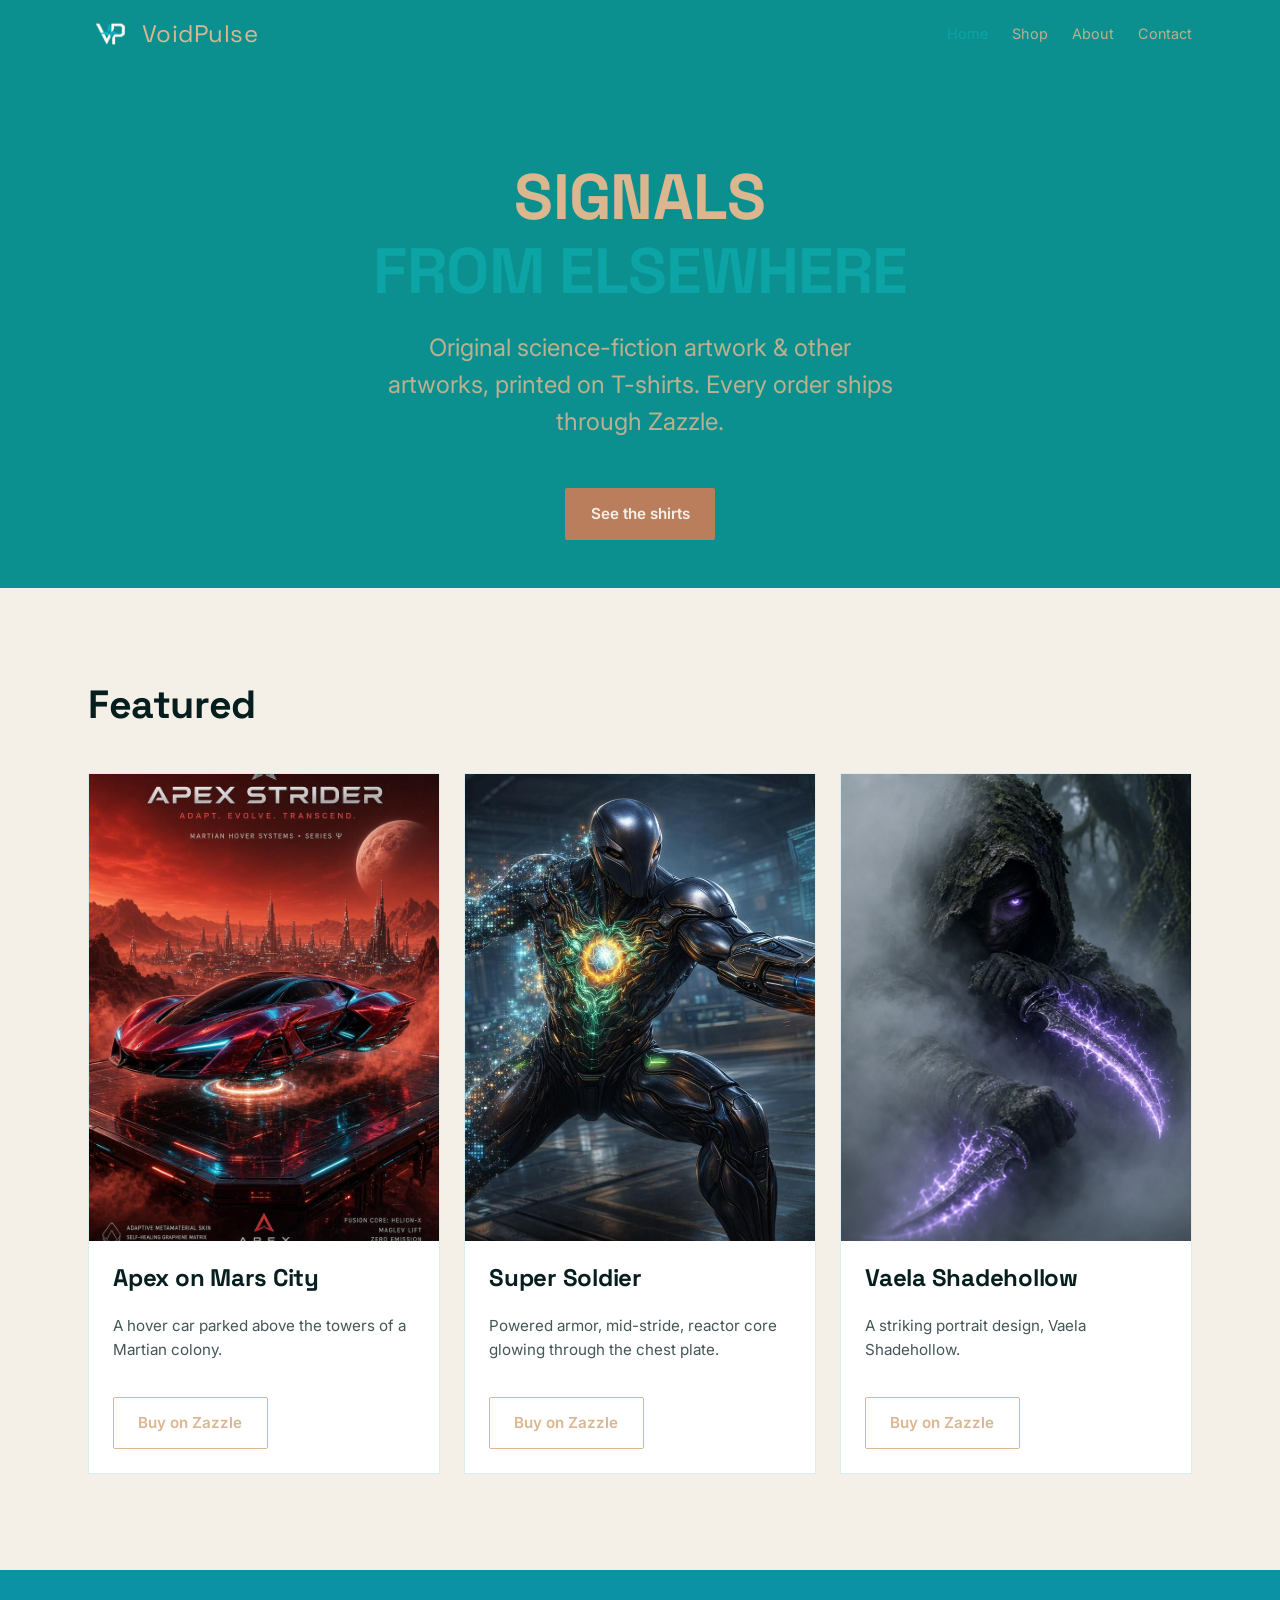
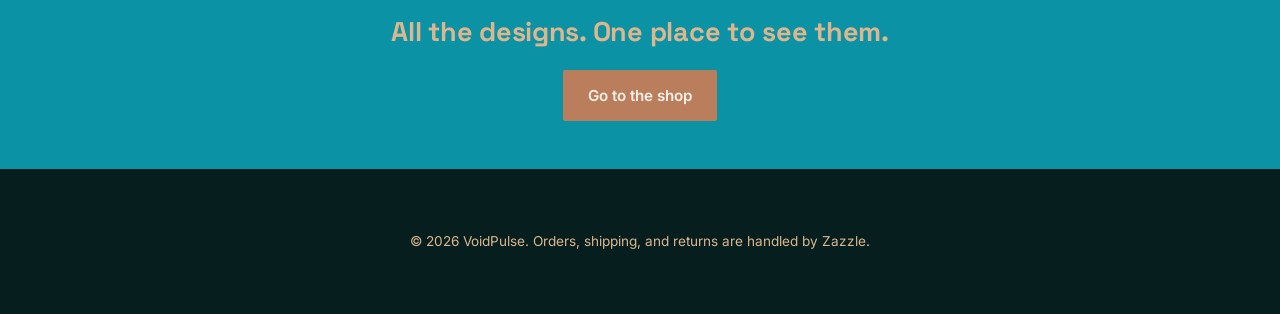
<file: index.html>
<!DOCTYPE html>
<html lang="en">
<head>
<meta charset="UTF-8">
<meta name="viewport" content="width=device-width, initial-scale=1.0">
<title>VOIDPULSE — Original sci-fi art on T-shirts</title>
<meta name="description" content="Original science-fiction artwork, printed on demand and shipped by Zazzle.">
<link rel="preconnect" href="https://fonts.googleapis.com">
<link href="https://fonts.googleapis.com/css2?family=Space+Grotesk:wght@500;700&family=Inter:wght@400;600&display=swap" rel="stylesheet">
<link rel="stylesheet" href="styles.css">
</head>
<body>

<header class="site-header">
  <div class="container">
    <a href="index.html" class="brand">
      <img src="images/VoidPulseLogo.png" alt="VoidPulse logo" class="brand-logo">
      <span>VoidPulse</span>
    </a>
    <nav class="site-nav" aria-label="Main">
      <a href="index.html" aria-current="page">Home</a>
      <a href="shop.html">Shop</a>
      <a href="about.html">About</a>
      <a href="contact.html">Contact</a>
    </nav>
  </div>
</header>

<section class="hero">
  <div class="container">
    <h1 class="hero-title">
      <span class="line-1">SIGNALS</span>
      <span class="line-2">FROM ELSEWHERE</span>
    </h1>
    <p class="hero-subtitle">Original science-fiction artwork & other artworks, printed on T-shirts. Every order ships through Zazzle.</p>
    <div class="hero-actions">
      <a href="shop.html" class="btn btn-primary">See the shirts</a>
    </div>
  </div>
</section>

<section class="section">
  <div class="container">
    <h2 class="section-heading">Featured</h2>

    <div class="grid">

      <article class="card">
        <div class="card-image">
          <img src="images/Apex Strider.jpg" alt="Apex Strider hover car above a Martian city skyline">
        </div>
        <div class="card-body">
          <h3 class="card-title">Apex on Mars City</h3>
          <p class="card-desc">A hover car parked above the towers of a Martian colony.</p>
          <a class="btn btn-outline" href="https://www.zazzle.com/apex_strider_t_shirt-256493845588407265?rf=238796556743245903">Buy on Zazzle</a>
        </div>
      </article>

      <article class="card">
        <div class="card-image">
          <img src="images/project_phoenix_combat_stance.png" alt="Armored super soldier figure in a combat stance">
        </div>
        <div class="card-body">
          <h3 class="card-title">Super Soldier</h3>
          <p class="card-desc">Powered armor, mid-stride, reactor core glowing through the chest plate.</p>
          <a class="btn btn-outline" href="https://www.zazzle.com/super_soldier_t_shirt-256708599103127020?rf=238796556743245903">Buy on Zazzle</a>
        </div>
      </article>

      <article class="card">
        <div class="card-image">
          <img src="images/Vaela Shadehollow.jpg" alt="Hooded shadow figure with glowing purple eyes and lightning-veined daggers">
        </div>
        <div class="card-body">
          <h3 class="card-title">Vaela Shadehollow</h3>
          <p class="card-desc">A striking portrait design, Vaela Shadehollow.</p>
          <a class="btn btn-outline" href="https://www.zazzle.com/vaela_shadehollow_t_shirt-256757070715575864?rf=238796556743245903">Buy on Zazzle</a>
        </div>
      </article>

    </div>
  </div>
</section>

<section class="cta-band">
  <div class="container">
    <h2>All the designs. One place to see them.</h2>
    <a href="shop.html" class="btn btn-primary">Go to the shop</a>
  </div>
</section>

<footer class="site-footer">
  <div class="container">
    <p>&copy; 2026 VoidPulse. Orders, shipping, and returns are handled by Zazzle.</p>
  </div>
</footer>

</body>
</html>
</file>
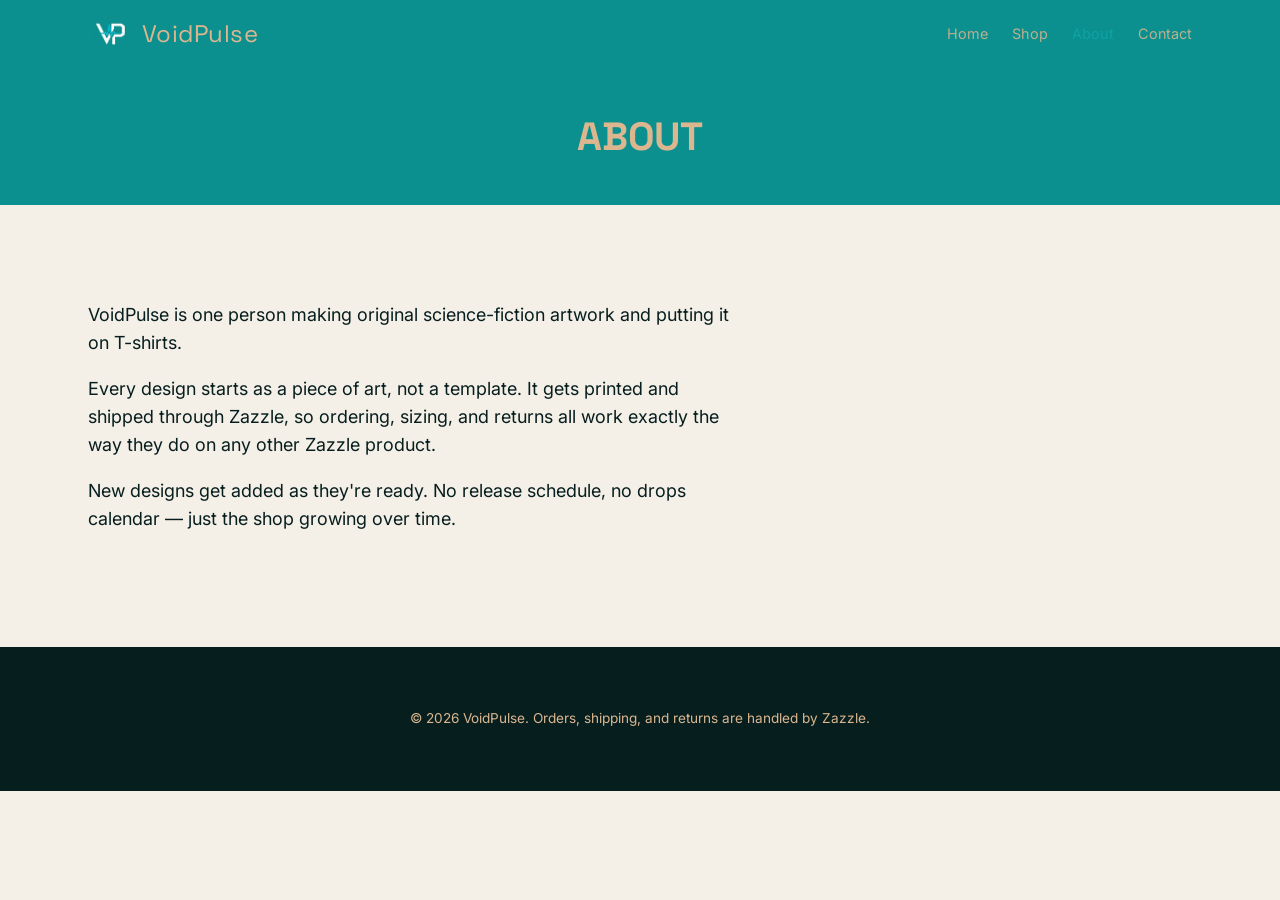
<file: about.html>
<!DOCTYPE html>
<html lang="en">
<head>
<meta charset="UTF-8">
<meta name="viewport" content="width=device-width, initial-scale=1.0">
<title>About — VOIDPULSE</title>
<link rel="preconnect" href="https://fonts.googleapis.com">
<link href="https://fonts.googleapis.com/css2?family=Space+Grotesk:wght@500;700&family=Inter:wght@400;600&display=swap" rel="stylesheet">
<link rel="stylesheet" href="styles.css">
</head>
<body>

<header class="site-header">
  <div class="container">
    <a href="index.html" class="brand">
      <img src="images/VoidPulseLogo.png" alt="VoidPulse logo" class="brand-logo">
      <span>VoidPulse</span>
    </a>
    <nav class="site-nav" aria-label="Main">
      <a href="index.html">Home</a>
      <a href="shop.html">Shop</a>
      <a href="about.html" aria-current="page">About</a>
      <a href="contact.html">Contact</a>
    </nav>
  </div>
</header>

<section class="hero" style="padding-block: var(--space-l);">
  <div class="container">
    <h1 class="hero-title" style="font-size: var(--step-2);">
      <span class="line-1">ABOUT</span>
    </h1>
  </div>
</section>

<section class="section">
  <div class="container">
    <div class="prose">
      <!-- ============================================================
           ABOUT COPY: placeholder text below. Replace with your own
           bio/story — city, how you make the designs, whatever you're
           comfortable sharing. Nothing here should be invented facts
           (no team, no history that didn't happen).
           ============================================================ -->
      <p>VoidPulse is one person making original science-fiction artwork and putting it on T-shirts.</p>
      <p>Every design starts as a piece of art, not a template. It gets printed and shipped through Zazzle, so ordering, sizing, and returns all work exactly the way they do on any other Zazzle product.</p>
      <p>New designs get added as they're ready. No release schedule, no drops calendar — just the shop growing over time.</p>
    </div>
  </div>
</section>

<footer class="site-footer">
  <div class="container">
    <p>&copy; 2026 VoidPulse. Orders, shipping, and returns are handled by Zazzle.</p>
  </div>
</footer>

</body>
</html>
</file>
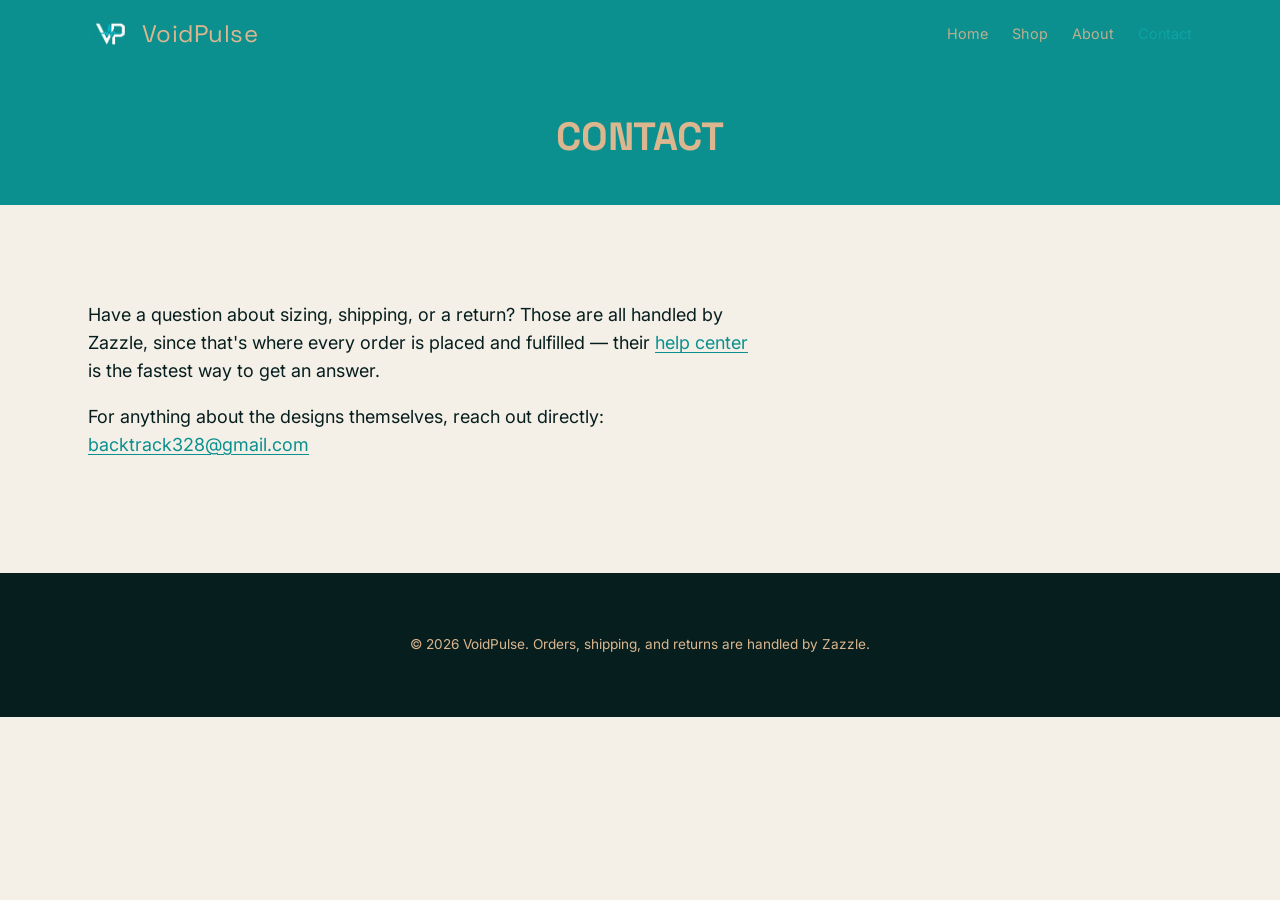
<file: contact.html>
<!DOCTYPE html>
<html lang="en">
<head>
<meta charset="UTF-8">
<meta name="viewport" content="width=device-width, initial-scale=1.0">
<title>Contact — VOIDPULSE</title>
<link rel="preconnect" href="https://fonts.googleapis.com">
<link href="https://fonts.googleapis.com/css2?family=Space+Grotesk:wght@500;700&family=Inter:wght@400;600&display=swap" rel="stylesheet">
<link rel="stylesheet" href="styles.css">
</head>
<body>

<header class="site-header">
  <div class="container">
    <a href="index.html" class="brand">
      <img src="images/VoidPulseLogo.png" alt="VoidPulse logo" class="brand-logo">
      <span>VoidPulse</span>
    </a>
    <nav class="site-nav" aria-label="Main">
      <a href="index.html">Home</a>
      <a href="shop.html">Shop</a>
      <a href="about.html">About</a>
      <a href="contact.html" aria-current="page">Contact</a>
    </nav>
  </div>
</header>

<section class="hero" style="padding-block: var(--space-l);">
  <div class="container">
    <h1 class="hero-title" style="font-size: var(--step-2);">
      <span class="line-1">CONTACT</span>
    </h1>
  </div>
</section>

<section class="section">
  <div class="container">
    <div class="prose">
      <p>Have a question about sizing, shipping, or a return? Those are all handled by Zazzle, since that's where every order is placed and fulfilled — their <a href="https://www.zazzle.com/help" >help center</a> is the fastest way to get an answer.</p>
      <p>
        For anything about the designs themselves, reach out directly:
        <!-- CONTACT EMAIL: placeholder below — replace if you want a different address shown publicly -->
        <a href="mailto:backtrack328@gmail.com">backtrack328@gmail.com</a>
      </p>
    </div>
  </div>
</section>

<footer class="site-footer">
  <div class="container">
    <p>&copy; 2026 VoidPulse. Orders, shipping, and returns are handled by Zazzle.</p>
  </div>
</footer>

</body>
</html>
</file>
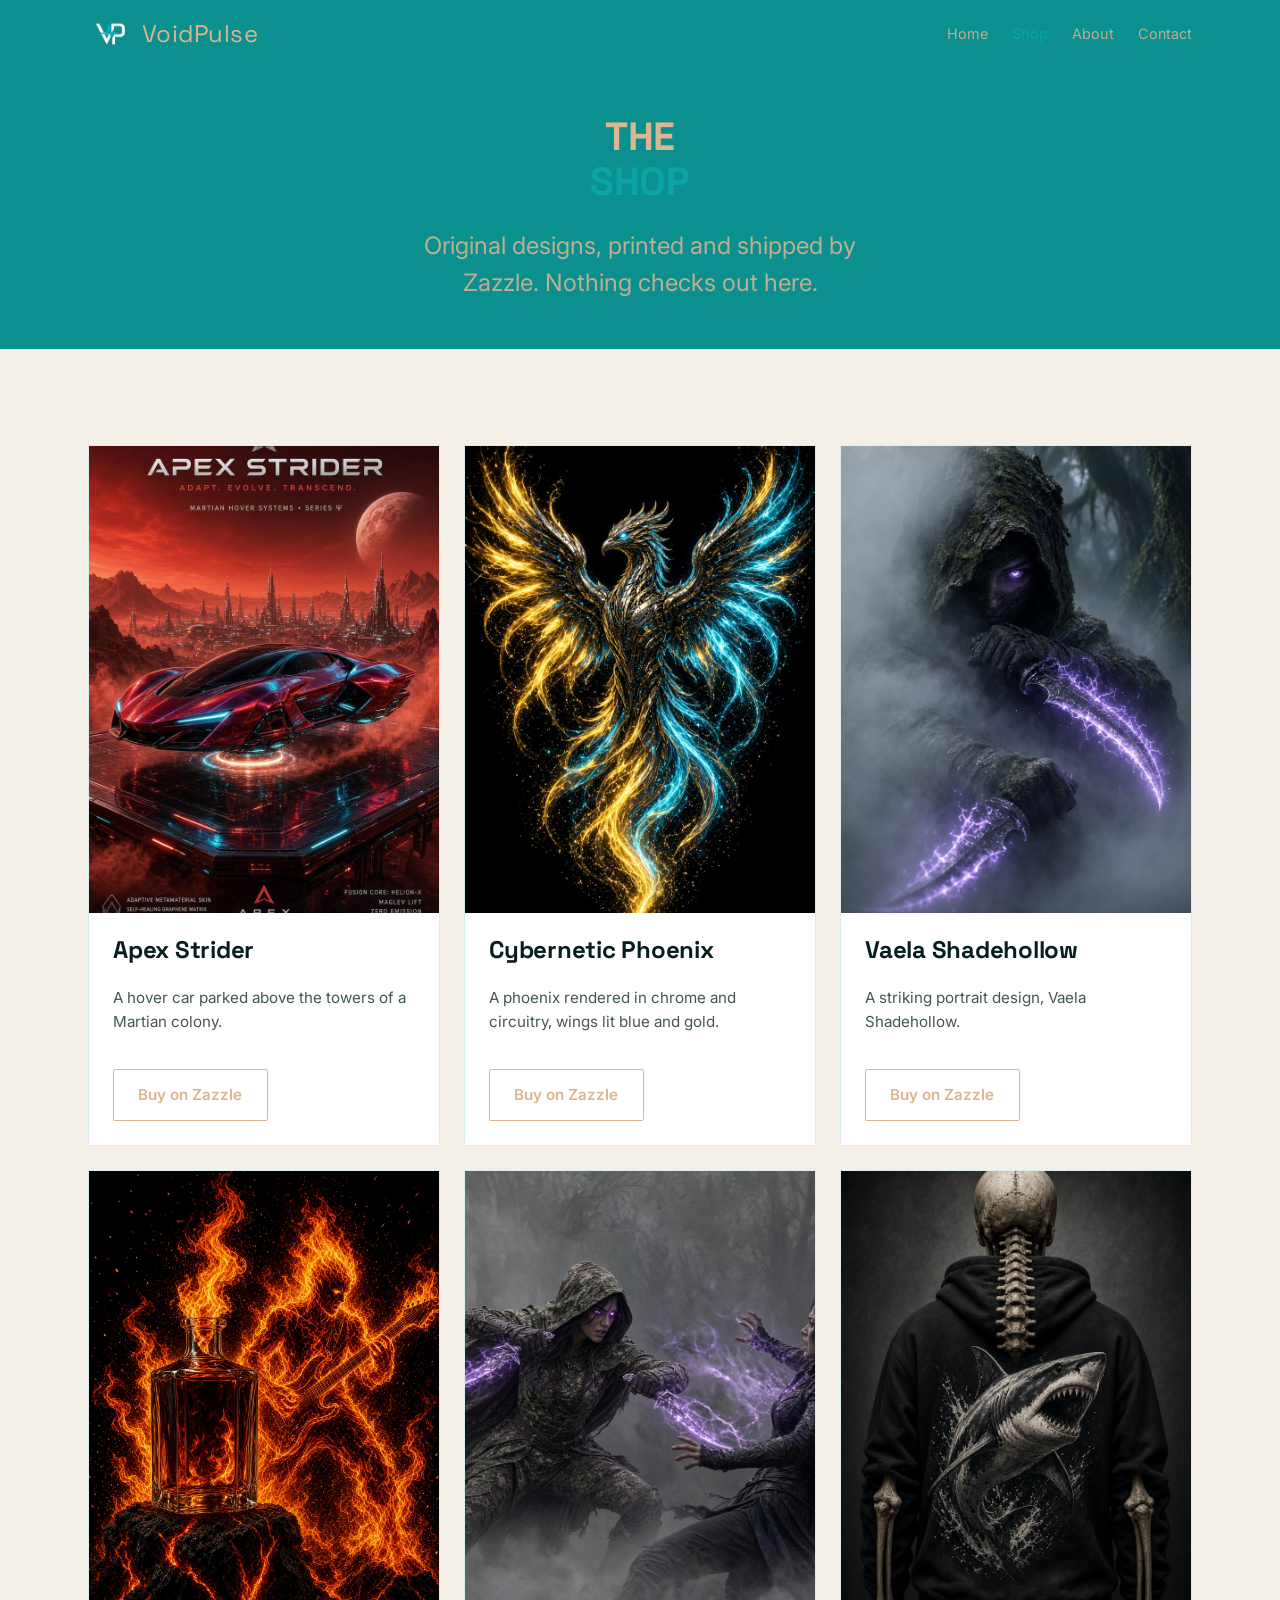
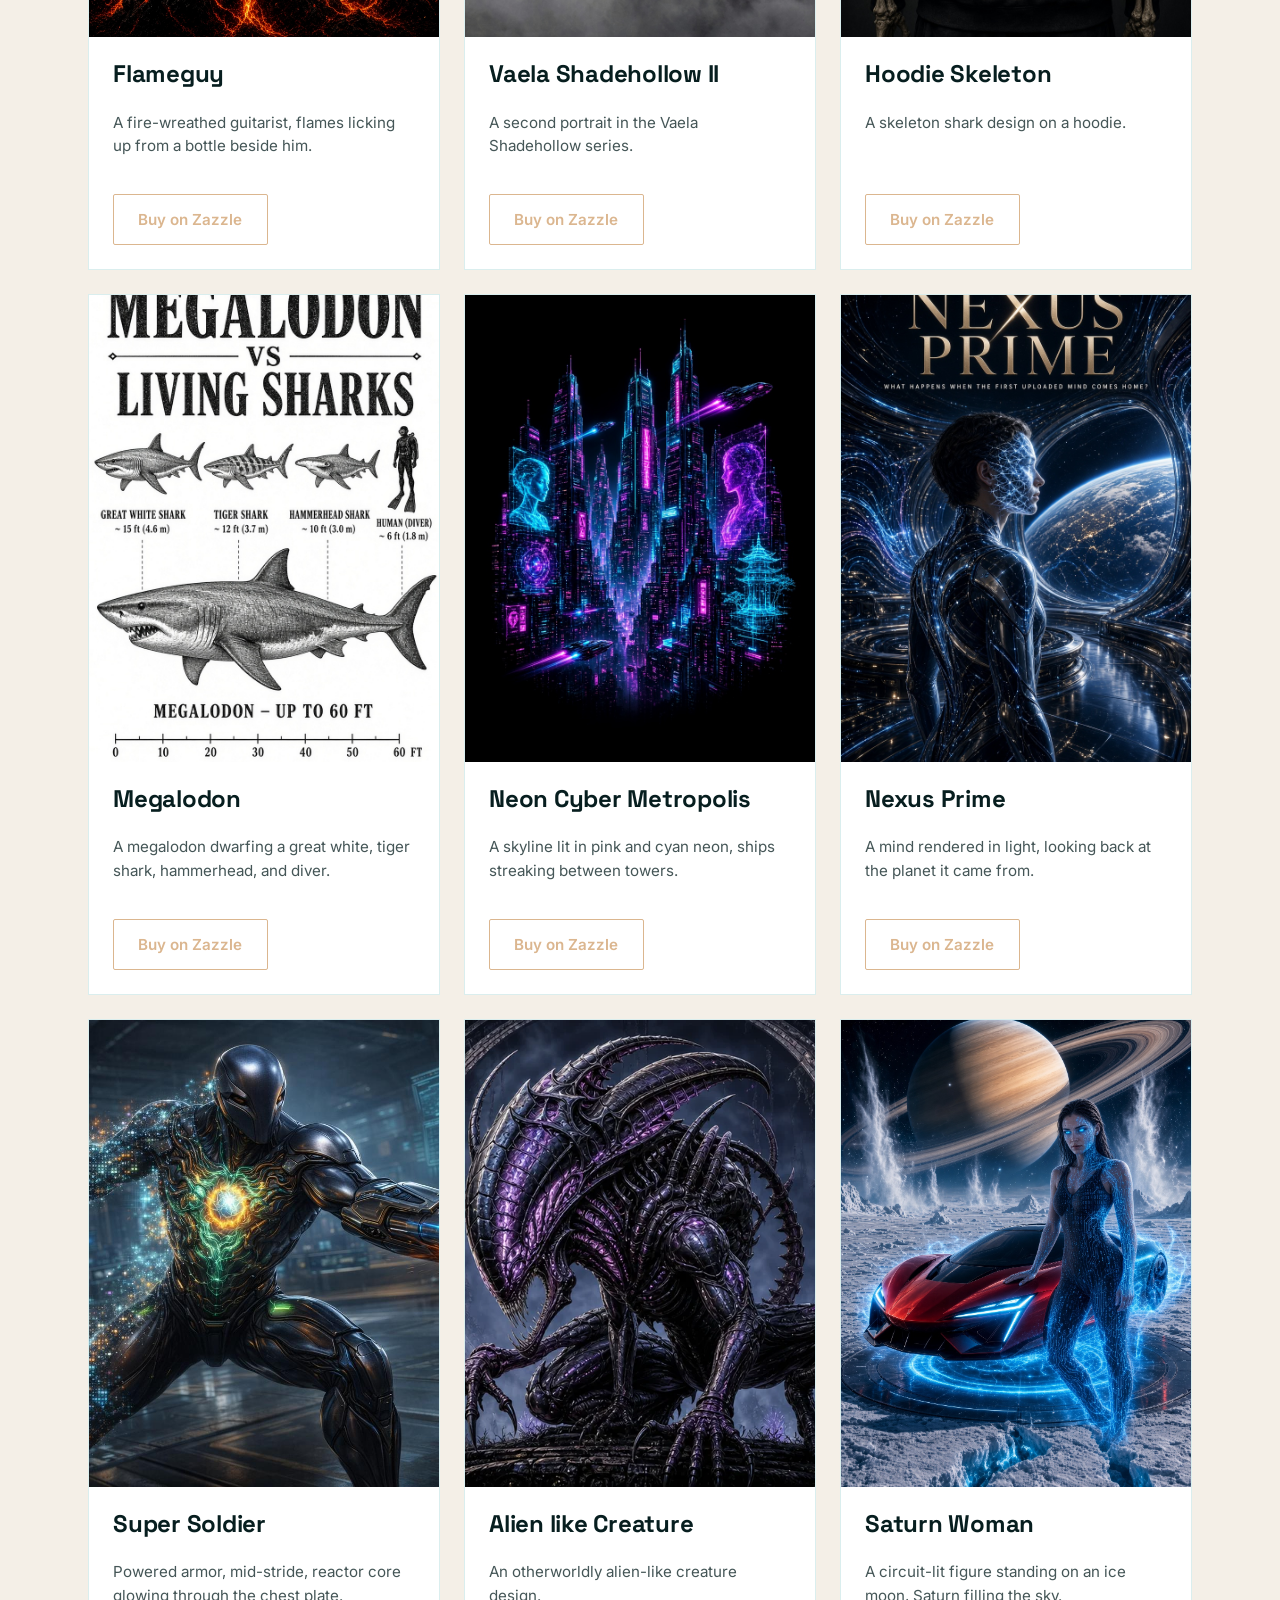
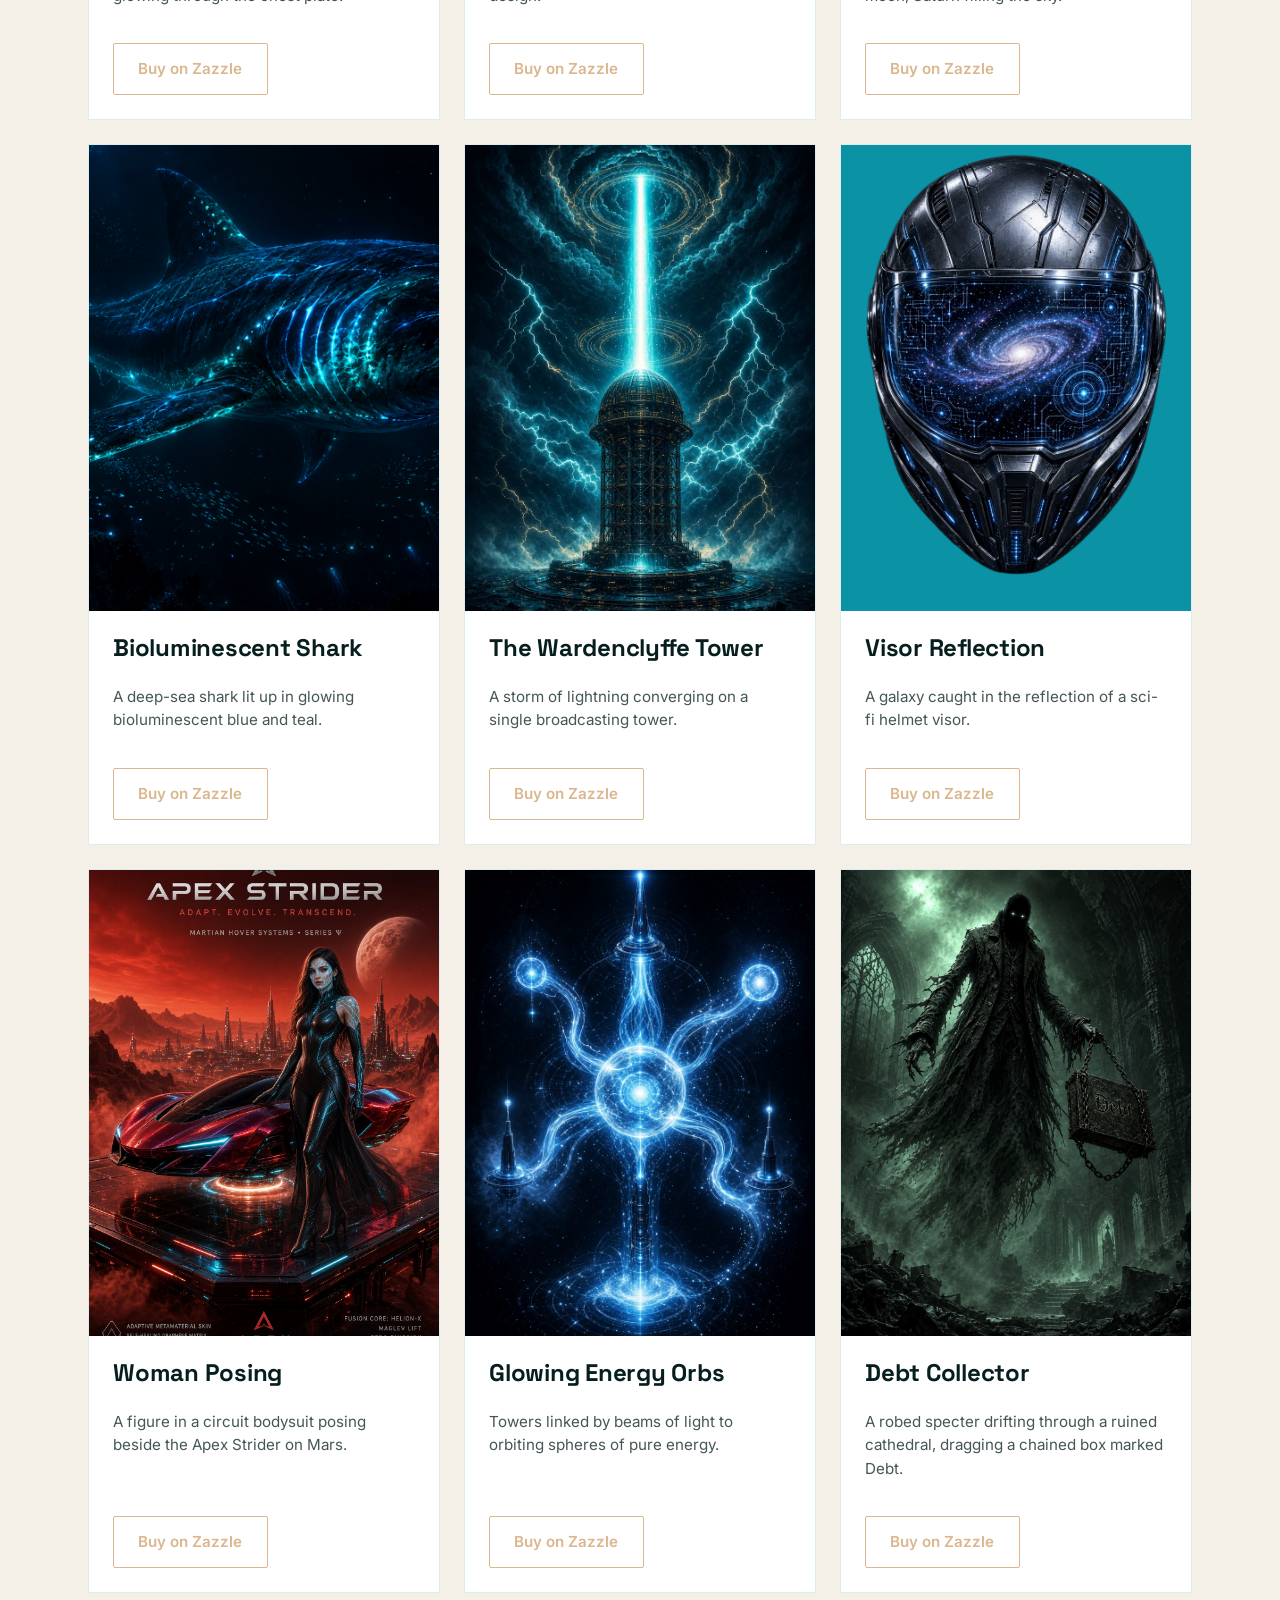
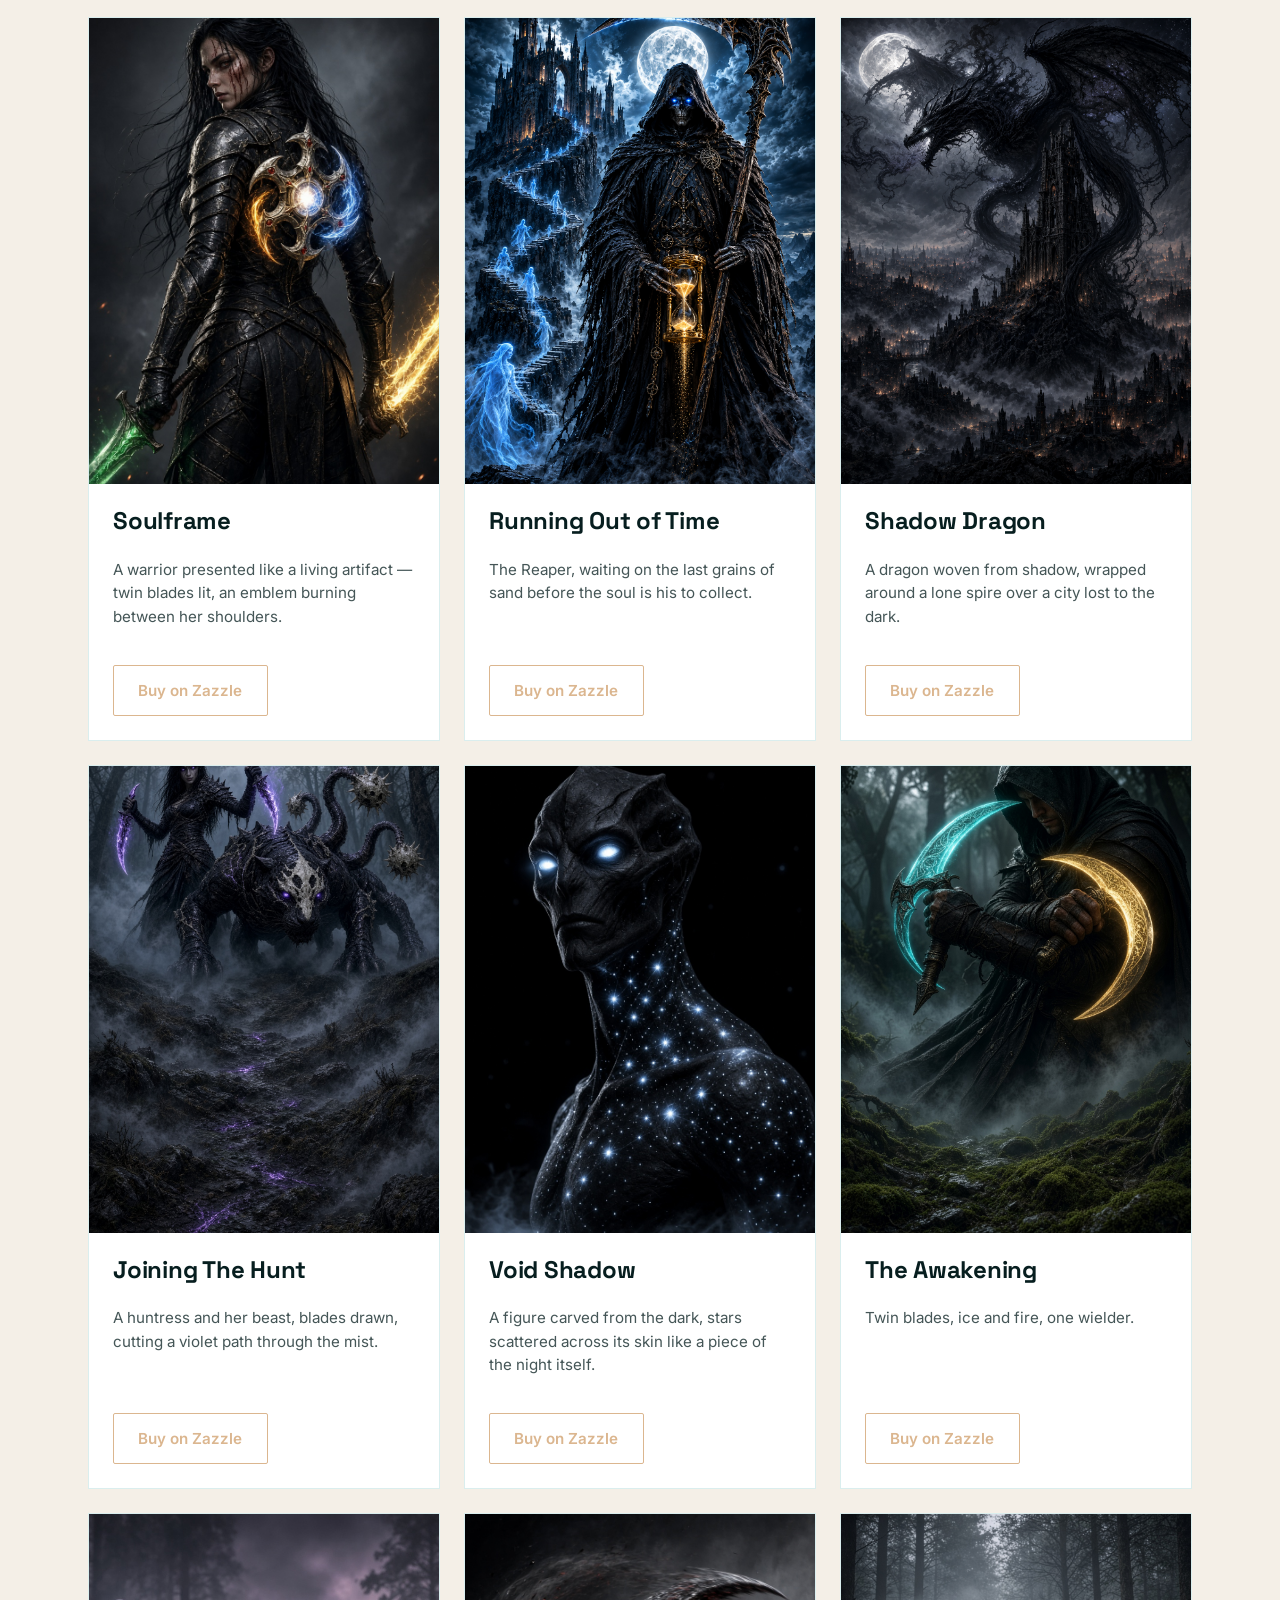
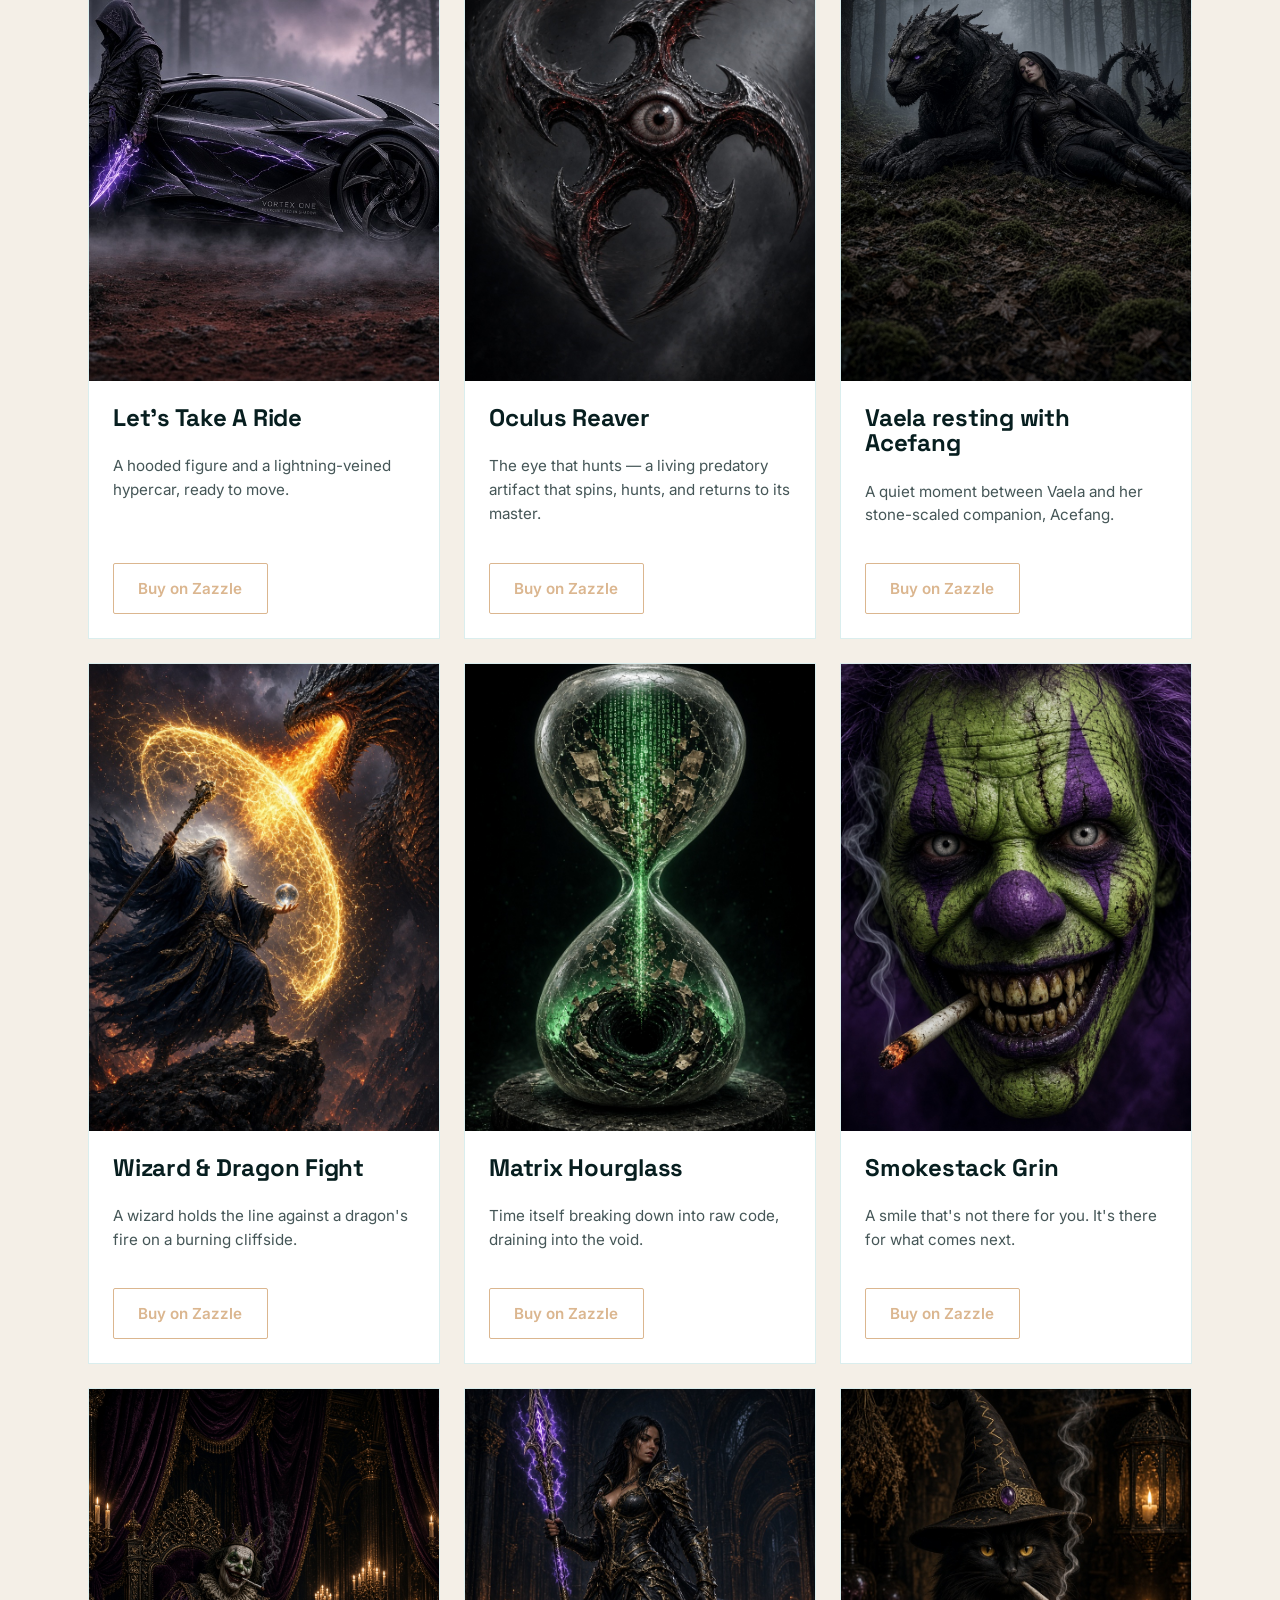
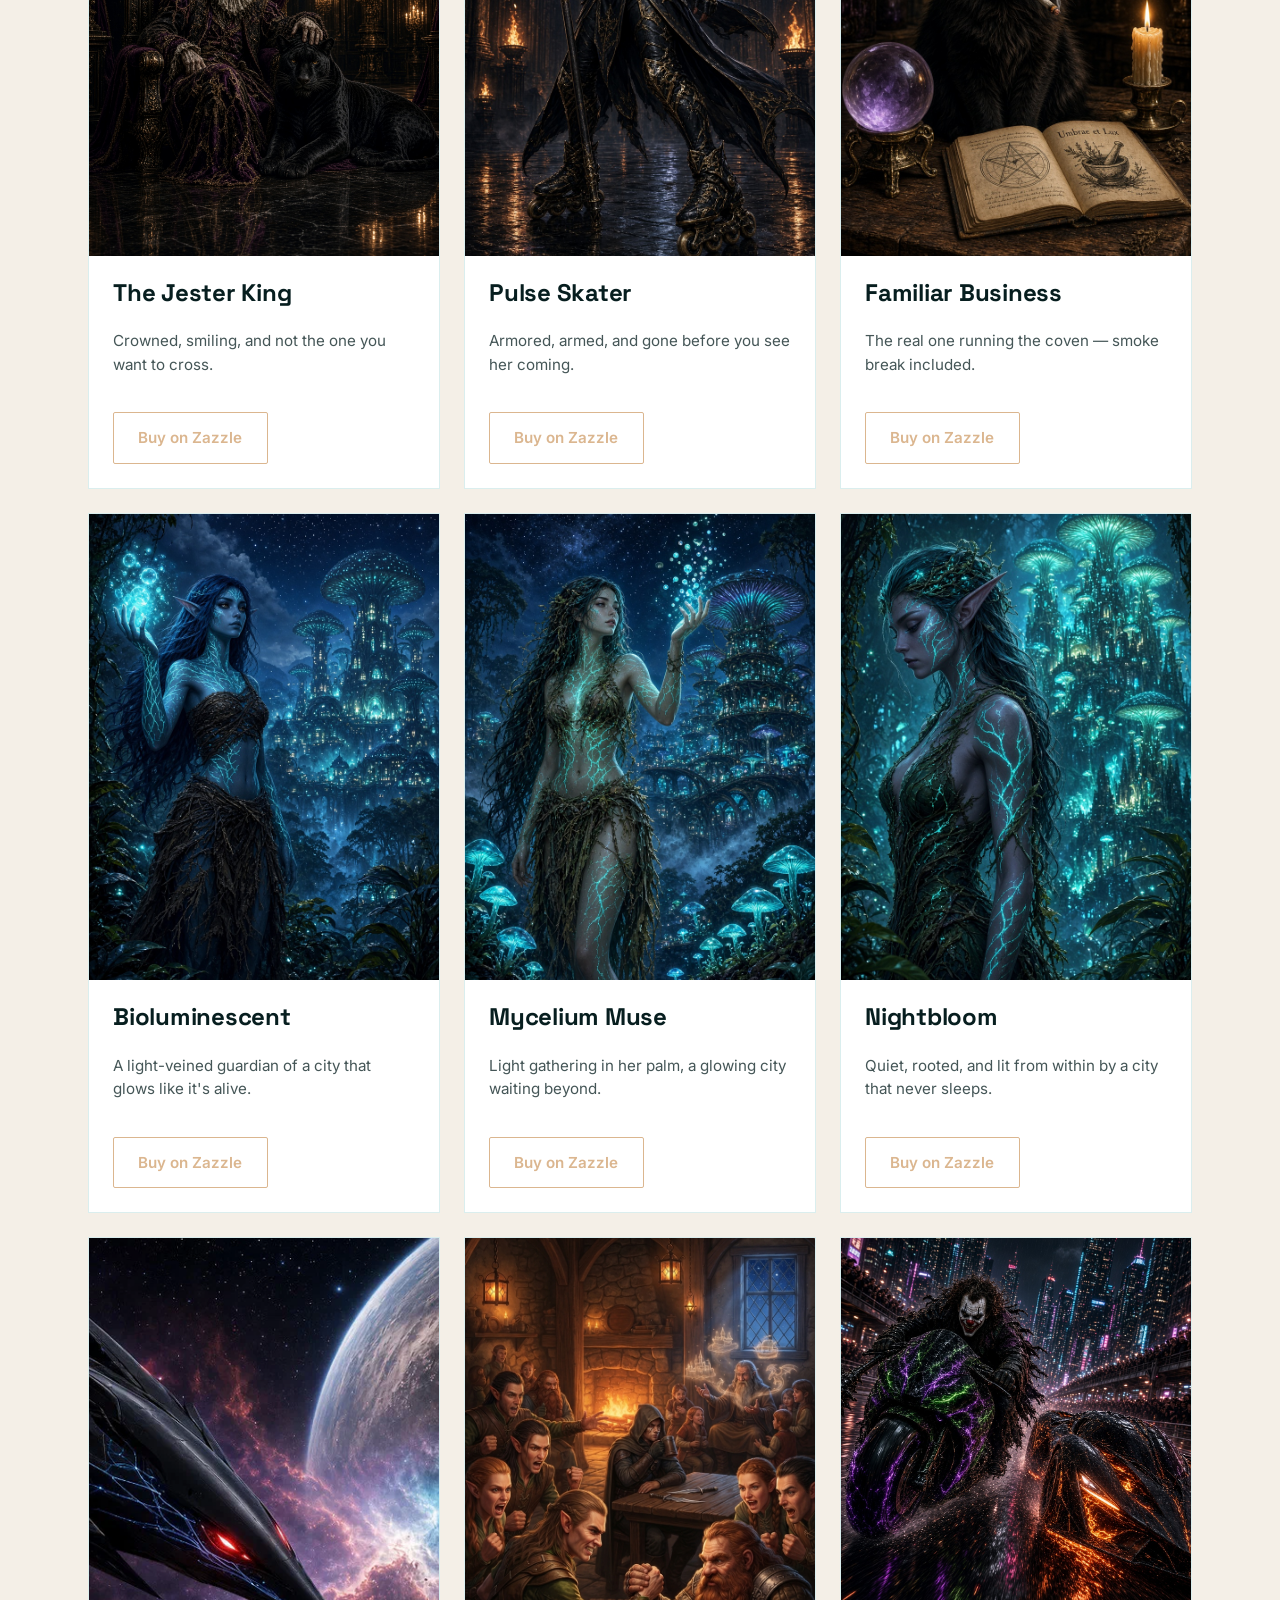
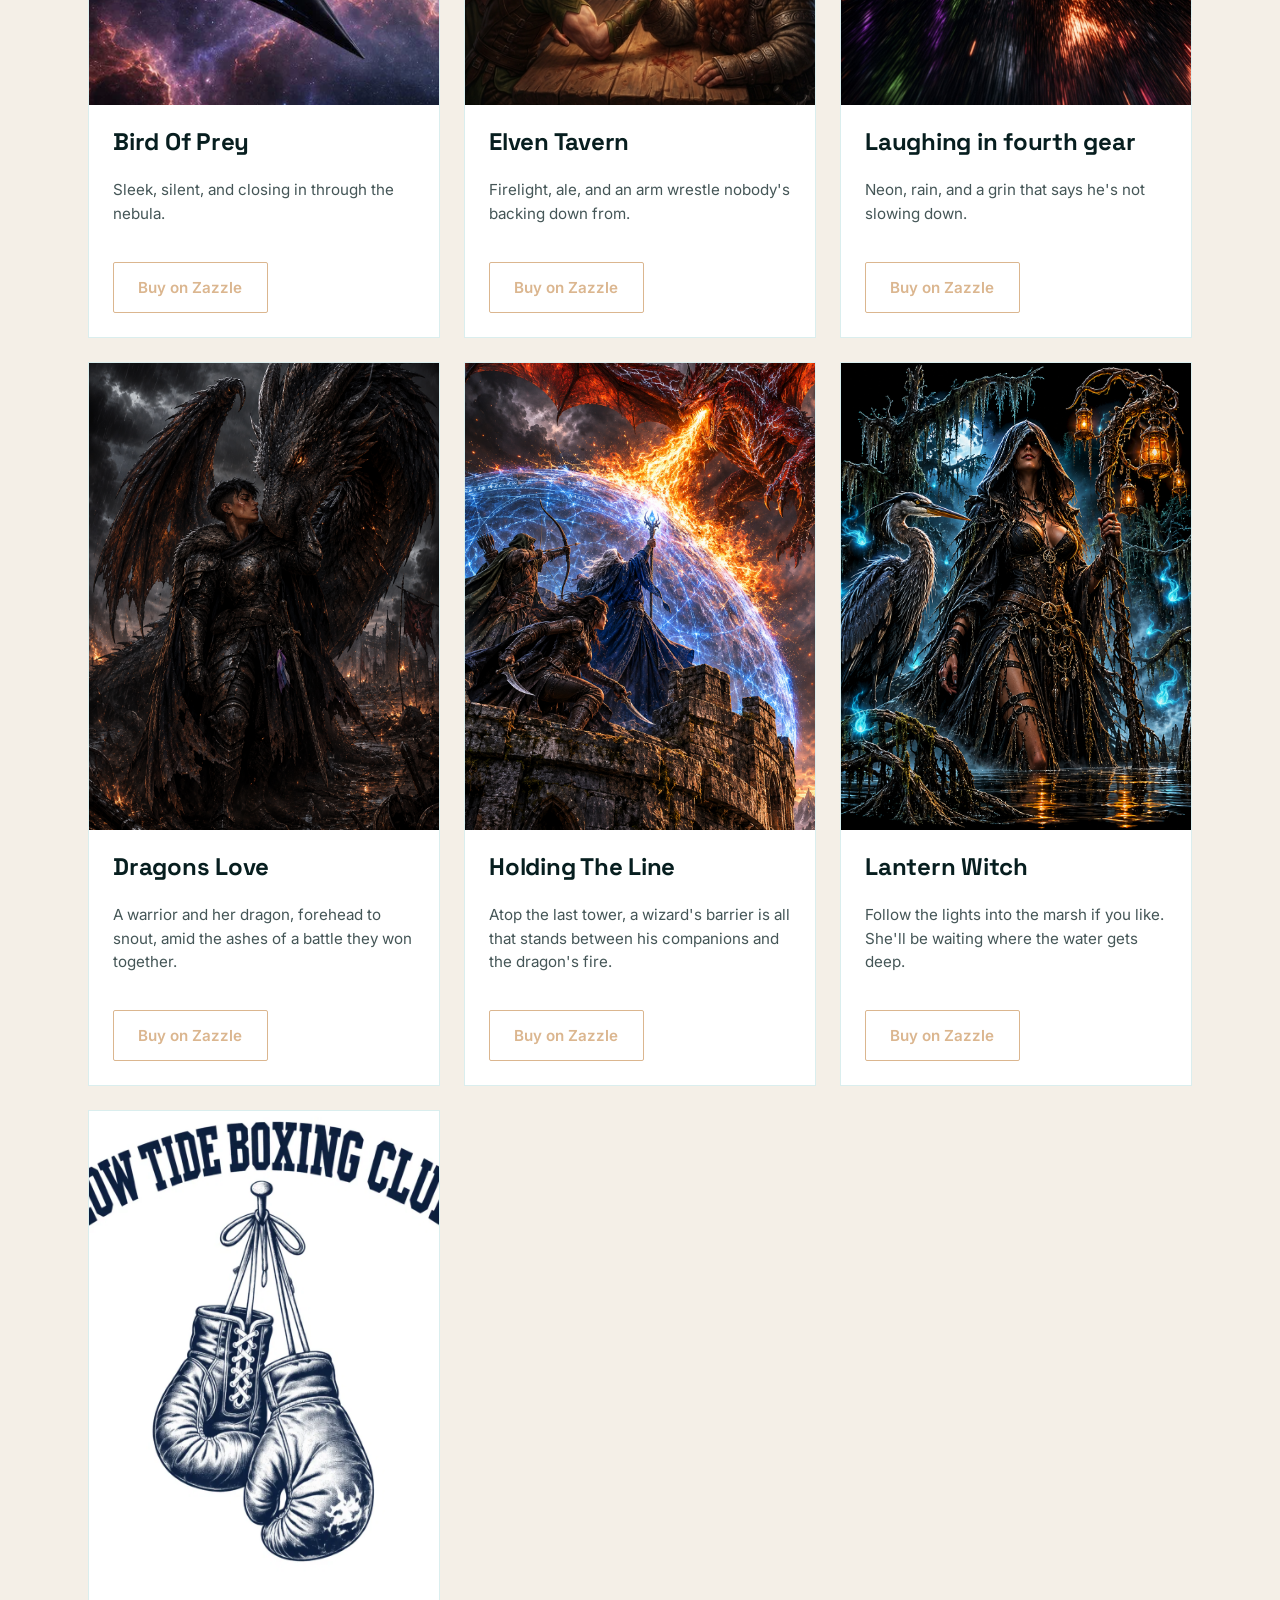
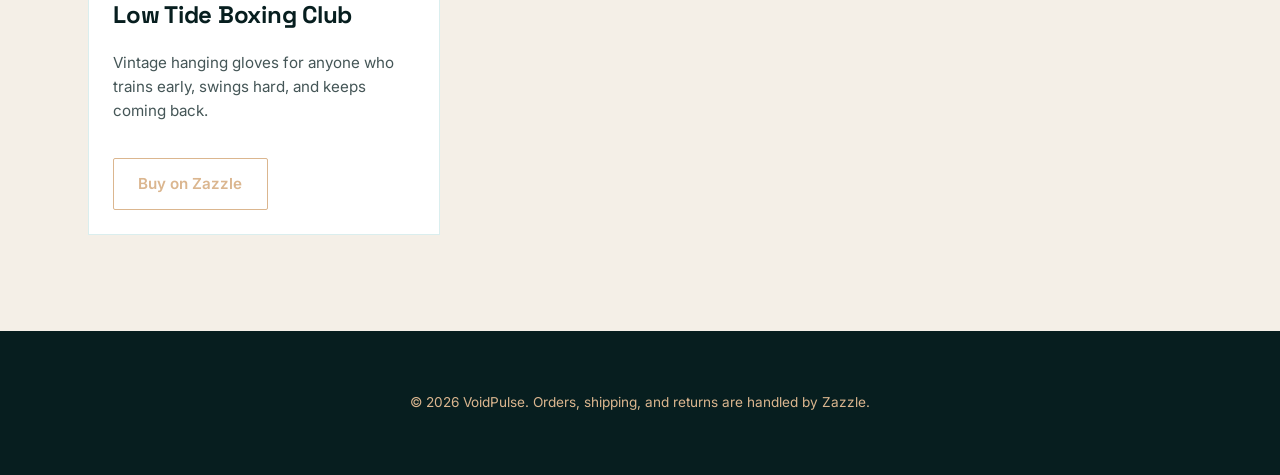
<file: shop.html>
<!DOCTYPE html>
<html lang="en">
<head>
<meta charset="UTF-8">
<meta name="viewport" content="width=device-width, initial-scale=1.0">
<title>Shop — VOIDPULSE</title>
<meta name="description" content="All original sci-fi T-shirt designs. Checkout happens on Zazzle.">
<link rel="preconnect" href="https://fonts.googleapis.com">
<link href="https://fonts.googleapis.com/css2?family=Space+Grotesk:wght@500;700&family=Inter:wght@400;600&display=swap" rel="stylesheet">
<link rel="stylesheet" href="styles.css">
</head>
<body>

<header class="site-header">
  <div class="container">
    <a href="index.html" class="brand">
      <img src="images/VoidPulseLogo.png" alt="VoidPulse logo" class="brand-logo">
      <span>VoidPulse</span>
    </a>
    <nav class="site-nav" aria-label="Main">
      <a href="index.html">Home</a>
      <a href="shop.html" aria-current="page">Shop</a>
      <a href="about.html">About</a>
      <a href="contact.html">Contact</a>
    </nav>
  </div>
</header>

<section class="hero" style="padding-block: var(--space-l);">
  <div class="container">
    <h1 class="hero-title" style="font-size: var(--step-2);">
      <span class="line-1">THE</span>
      <span class="line-2">SHOP</span>
    </h1>
    <p class="hero-subtitle">Original designs, printed and shipped by Zazzle. Nothing checks out here.</p>
  </div>
</section>

<section class="section">
  <div class="container">

    <div class="grid">

      <article class="card">
        <div class="card-image">
          <img src="images/Apex Strider.jpg" alt="Apex Strider hover car above a Martian city skyline">
        </div>
        <div class="card-body">
          <h3 class="card-title">Apex Strider</h3>
          <p class="card-desc">A hover car parked above the towers of a Martian colony.</p>
          <a class="btn btn-outline" href="https://www.zazzle.com/apex_strider_t_shirt-256493845588407265?rf=238796556743245903">Buy on Zazzle</a>
        </div>
      </article>

      <article class="card">
        <div class="card-image">
          <img src="images/Cybernetic Phoenix.jpg" alt="Armored blue and gold cybernetic phoenix with wings spread">
        </div>
        <div class="card-body">
          <h3 class="card-title">Cybernetic Phoenix</h3>
          <p class="card-desc">A phoenix rendered in chrome and circuitry, wings lit blue and gold.</p>
          <a class="btn btn-outline" href="https://www.zazzle.com/cybernetic_phoenix_t_shirt-256523700336832235?rf=238796556743245903">Buy on Zazzle</a>
        </div>
      </article>

      <article class="card">
        <div class="card-image">
          <img src="images/Vaela Shadehollow.jpg" alt="Vaela Shadehollow portrait">
        </div>
        <div class="card-body">
          <h3 class="card-title">Vaela Shadehollow</h3>
          <p class="card-desc">A striking portrait design, Vaela Shadehollow.</p>
          <a class="btn btn-outline" href="https://www.zazzle.com/vaela_shadehollow_t_shirt-256757070715575864?rf=238796556743245903">Buy on Zazzle</a>
        </div>
      </article>

      <article class="card">
        <div class="card-image">
          <img src="images/Flameguy.jpg" alt="Figure made of fire playing guitar beside a burning bottle">
        </div>
        <div class="card-body">
          <h3 class="card-title">Flameguy</h3>
          <p class="card-desc">A fire-wreathed guitarist, flames licking up from a bottle beside him.</p>
          <a class="btn btn-outline" href="https://www.zazzle.com/flameguy_t_shirtt_t_shirt-256014583219979585?rf=238796556743245903">Buy on Zazzle</a>
        </div>
      </article>

      <article class="card">
        <div class="card-image">
          <img src="images/fightingmist.png" alt="Vaela Shadehollow II portrait">
        </div>
        <div class="card-body">
          <h3 class="card-title">Vaela Shadehollow II</h3>
          <p class="card-desc">A second portrait in the Vaela Shadehollow series.</p>
          <a class="btn btn-outline" href="https://www.zazzle.com/vaela_shadehollow_ii_t_shirt-256564565925946131?rf=238796556743245903">Buy on Zazzle</a>
        </div>
      </article>

      <article class="card">
        <div class="card-image">
          <img src="images/Skeleton Shark Hoddie.jpg" alt="Skeleton shark hoodie design">
        </div>
        <div class="card-body">
          <h3 class="card-title">Hoodie Skeleton</h3>
          <p class="card-desc">A skeleton shark design on a hoodie.</p>
          <a class="btn btn-outline" href="https://www.zazzle.com/hoodie_skeleton_t_shirt-256977558716817236?rf=238796556743245903">Buy on Zazzle</a>
        </div>
      </article>

      <article class="card">
        <div class="card-image">
          <img src="images/Megalodon.jpg" alt="Size comparison chart of a megalodon against living sharks">
        </div>
        <div class="card-body">
          <h3 class="card-title">Megalodon</h3>
          <p class="card-desc">A megalodon dwarfing a great white, tiger shark, hammerhead, and diver.</p>
          <a class="btn btn-outline" href="https://www.zazzle.com/megalodon_t_shirt-256790736446477214?rf=238796556743245903">Buy on Zazzle</a>
        </div>
      </article>

      <article class="card">
        <div class="card-image">
          <img src="images/Neon Cyber Metropolis.jpg" alt="Neon pink and cyan cyberpunk city skyline">
        </div>
        <div class="card-body">
          <h3 class="card-title">Neon Cyber Metropolis</h3>
          <p class="card-desc">A skyline lit in pink and cyan neon, ships streaking between towers.</p>
          <a class="btn btn-outline" href="https://www.zazzle.com/neon_cyber_metropolis_t_shirt-256458773848983796?rf=238796556743245903">Buy on Zazzle</a>
        </div>
      </article>

      <article class="card">
        <div class="card-image">
          <img src="images/Nexus Prime 2.jpg" alt="Figure with a networked digital face beside a view of Earth">
        </div>
        <div class="card-body">
          <h3 class="card-title">Nexus Prime</h3>
          <p class="card-desc">A mind rendered in light, looking back at the planet it came from.</p>
          <a class="btn btn-outline" href="https://www.zazzle.com/nexus_prime_t_shirt-256359211062345034?rf=238796556743245903">Buy on Zazzle</a>
        </div>
      </article>

      <article class="card">
        <div class="card-image">
          <img src="images/project_phoenix_combat_stance.png" alt="Armored super soldier figure in a combat stance">
        </div>
        <div class="card-body">
          <h3 class="card-title">Super Soldier</h3>
          <p class="card-desc">Powered armor, mid-stride, reactor core glowing through the chest plate.</p>
          <a class="btn btn-outline" href="https://www.zazzle.com/super_soldier_t_shirt-256708599103127020?rf=238796556743245903">Buy on Zazzle</a>
        </div>
      </article>

      <article class="card">
        <div class="card-image">
          <img src="images/Alienlikecreature.png" alt="Alien-like creature design">
        </div>
        <div class="card-body">
          <h3 class="card-title">Alien like Creature</h3>
          <p class="card-desc">An otherworldly alien-like creature design.</p>
          <a class="btn btn-outline" href="https://www.zazzle.com/alien_like_creature_t_shirt-256600661124917755?rf=238796556743245903">Buy on Zazzle</a>
        </div>
      </article>

      <article class="card">
        <div class="card-image">
          <img src="images/Saturnwoman.jpg" alt="Circuit-skinned woman standing beside a car with Saturn overhead">
        </div>
        <div class="card-body">
          <h3 class="card-title">Saturn Woman</h3>
          <p class="card-desc">A circuit-lit figure standing on an ice moon, Saturn filling the sky.</p>
          <a class="btn btn-outline" href="https://www.zazzle.com/saturn_woman_t_shirt-256222291966984524?rf=238796556743245903">Buy on Zazzle</a>
        </div>
      </article>

      <article class="card">
        <div class="card-image">
          <img src="images/bioluminescent shark.png" alt="Bioluminescent shark glowing blue and teal underwater">
        </div>
        <div class="card-body">
          <h3 class="card-title">Bioluminescent Shark</h3>
          <p class="card-desc">A deep-sea shark lit up in glowing bioluminescent blue and teal.</p>
          <a class="btn btn-outline" href="https://www.zazzle.com/bioluminescent_shark_t_shirt-256952784395287138?rf=238796556743245903">Buy on Zazzle</a>
        </div>
      </article>

      <article class="card">
        <div class="card-image">
          <img src="images/The Wardenclyffe Tower.jpg" alt="Lightning striking a glowing transmission tower">
        </div>
        <div class="card-body">
          <h3 class="card-title">The Wardenclyffe Tower</h3>
          <p class="card-desc">A storm of lightning converging on a single broadcasting tower.</p>
          <a class="btn btn-outline" href="https://www.zazzle.com/the_wardenclyffe_tower_t_shirt-256794588409250755?rf=238796556743245903">Buy on Zazzle</a>
        </div>
      </article>

      <article class="card">
        <div class="card-image">
          <img src="images/ElevenLabs_image_background-removal_Remove the back_2026-09-09T22_53_39.png" alt="Helmet visor reflecting a spiral galaxy">
        </div>
        <div class="card-body">
          <h3 class="card-title">Visor Reflection</h3>
          <p class="card-desc">A galaxy caught in the reflection of a sci-fi helmet visor.</p>
          <a class="btn btn-outline" href="https://www.zazzle.com/visor_reflection_t_shirt-256785735429532356?rf=238796556743245903">Buy on Zazzle</a>
        </div>
      </article>

      <article class="card">
        <div class="card-image">
          <img src="images/Woman posing.jpg" alt="Woman in circuit bodysuit posing in front of a hover car">
        </div>
        <div class="card-body">
          <h3 class="card-title">Woman Posing</h3>
          <p class="card-desc">A figure in a circuit bodysuit posing beside the Apex Strider on Mars.</p>
          <a class="btn btn-outline" href="https://www.zazzle.com/woman_posing_apex_strider_t_shirt_t_shirt-256680614248789076?rf=238796556743245903">Buy on Zazzle</a>
        </div>
      </article>

      <article class="card">
        <div class="card-image">
          <img src="images/Glowing energy orbs and transmission towers linked by beams of light.jpg" alt="Glowing blue energy orbs linked to transmission towers by beams of light">
        </div>
        <div class="card-body">
          <h3 class="card-title">Glowing Energy Orbs</h3>
          <p class="card-desc">Towers linked by beams of light to orbiting spheres of pure energy.</p>
          <a class="btn btn-outline" href="https://www.zazzle.com/glowing_energy_orbs_t_shirt-256636704701779523?rf=238796556743245903">Buy on Zazzle</a>
        </div>
      </article>

      <article class="card">
        <div class="card-image">
          <img src="images/Debt Collector.png" alt="Hooded specter with glowing eyes carrying a chained box labeled Debt through a ruined cathedral">
        </div>
        <div class="card-body">
          <h3 class="card-title">Debt Collector</h3>
          <p class="card-desc">A robed specter drifting through a ruined cathedral, dragging a chained box marked Debt.</p>
          <a class="btn btn-outline" href="https://www.zazzle.com/debt_collector_t_shirt-256991268461624914?rf=238796556743245903">Buy on Zazzle</a>
        </div>
      </article>

      <article class="card">
        <div class="card-image">
          <img src="images/secondpose.jpg" alt="Armored warrior glancing back over her shoulder, dual glowing swords drawn, a radiant emblem set into her armor">
        </div>
        <div class="card-body">
          <h3 class="card-title">Soulframe</h3>
          <p class="card-desc">A warrior presented like a living artifact — twin blades lit, an emblem burning between her shoulders.</p>
          <a class="btn btn-outline" href="https://www.zazzle.com/soulframe_t_shirt-256074962365337977?rf=238796556743245903">Buy on Zazzle</a>
        </div>
      </article>

      <article class="card">
        <div class="card-image">
          <img src="images/timeisrunningout.png" alt="Hooded Grim Reaper holding a scythe aloft and a glowing hourglass, standing before a cliffside castle with spirits climbing a stairway under a full moon">
        </div>
        <div class="card-body">
          <h3 class="card-title">Running Out of Time</h3>
          <p class="card-desc">The Reaper, waiting on the last grains of sand before the soul is his to collect.</p>
          <a class="btn btn-outline" href="https://www.zazzle.com/running_out_of_time_t_shirt-256621956464294069?rf=238796556743245903">Buy on Zazzle</a>
        </div>
      </article>

      <article class="card">
        <div class="card-image">
          <img src="images/shadowdragonenlarged.png" alt="Massive shadow dragon coiled around a gothic spire above a moonlit ruined city">
        </div>
        <div class="card-body">
          <h3 class="card-title">Shadow Dragon</h3>
          <p class="card-desc">A dragon woven from shadow, wrapped around a lone spire over a city lost to the dark.</p>
          <a class="btn btn-outline" href="https://www.zazzle.com/shadow_dragon_t_shirt-256270844872039826?rf=238796556743245903">Buy on Zazzle</a>
        </div>
      </article>

      <article class="card">
        <div class="card-image">
          <img src="images/Gloamkinenlarged.jpg" alt="Armored woman with glowing purple daggers standing beside a massive bone-masked beast in a misty forest">
        </div>
        <div class="card-body">
          <h3 class="card-title">Joining The Hunt</h3>
          <p class="card-desc">A huntress and her beast, blades drawn, cutting a violet path through the mist.</p>
          <a class="btn btn-outline" href="https://www.zazzle.com/joining_the_hunt_t_shirt-256195255828013365?rf=238796556743245903">Buy on Zazzle</a>
        </div>
      </article>

      <article class="card">
        <div class="card-image">
          <img src="images/Voidshadow.png" alt="Dark alien figure with glowing white eyes and a starfield of light scattered across its skin">
        </div>
        <div class="card-body">
          <h3 class="card-title">Void Shadow</h3>
          <p class="card-desc">A figure carved from the dark, stars scattered across its skin like a piece of the night itself.</p>
          <a class="btn btn-outline" href="https://www.zazzle.com/void_shadow_t_shirt-256599801375825901?rf=238796556743245903">Buy on Zazzle</a>
        </div>
      </article>

      <article class="card">
        <div class="card-image">
          <img src="images/awakenblades.jpg" alt="Hooded figure wielding a glowing teal crescent blade and a glowing gold crescent blade">
        </div>
        <div class="card-body">
          <h3 class="card-title">The Awakening</h3>
          <p class="card-desc">Twin blades, ice and fire, one wielder.</p>
          <a class="btn btn-outline" href="https://www.zazzle.com/the_awakening_t_shirt-256495180646074528?rf=238796556743245903">Buy on Zazzle</a>
        </div>
      </article>

      <article class="card">
        <div class="card-image">
          <img src="images/DaggerCar.jpg" alt="Hooded figure with a glowing purple dagger leaning against a black armored hypercar crackling with purple lightning">
        </div>
        <div class="card-body">
          <h3 class="card-title">Let's Take A Ride</h3>
          <p class="card-desc">A hooded figure and a lightning-veined hypercar, ready to move.</p>
          <a class="btn btn-outline" href="https://www.zazzle.com/lets_take_a_ride_t_shirt-256966128157252711?rf=238796556743245903">Buy on Zazzle</a>
        </div>
      </article>

      <article class="card">
        <div class="card-image">
          <img src="images/livingthrowingstar.jpg" alt="Four-bladed obsidian throwing star with a living eye at its center">
        </div>
        <div class="card-body">
          <h3 class="card-title">Oculus Reaver</h3>
          <p class="card-desc">The eye that hunts — a living predatory artifact that spins, hunts, and returns to its master.</p>
          <a class="btn btn-outline" href="https://www.zazzle.com/oculus_reaver_t_shirt-256405217506398728?rf=238796556743245903">Buy on Zazzle</a>
        </div>
      </article>

      <article class="card">
        <div class="card-image">
          <img src="images/obsidian2.jpg" alt="Hooded woman resting against a stone-armored panther with a spiked tail in a misty forest">
        </div>
        <div class="card-body">
          <h3 class="card-title">Vaela resting with Acefang</h3>
          <p class="card-desc">A quiet moment between Vaela and her stone-scaled companion, Acefang.</p>
          <a class="btn btn-outline" href="https://www.zazzle.com/vaela_resting_with_acefang_t_shirt-256082792234633016?rf=238796556743245903">Buy on Zazzle</a>
        </div>
      </article>

      <article class="card">
        <div class="card-image">
          <img src="images/wizardblockingflame.png" alt="Wizard on a cliff blocking a dragon's fire breath with a glowing golden shield">
        </div>
        <div class="card-body">
          <h3 class="card-title">Wizard & Dragon Fight</h3>
          <p class="card-desc">A wizard holds the line against a dragon's fire on a burning cliffside.</p>
          <a class="btn btn-outline" href="https://www.zazzle.com/wizard_dragon_fight_t_shirt-256375370009629599?rf=238796556743245903">Buy on Zazzle</a>
        </div>
      </article>

      <article class="card">
        <div class="card-image">
          <img src="images/MatrixHourglass.jpg" alt="Cracked hourglass with green digital code falling through a black void at its center">
        </div>
        <div class="card-body">
          <h3 class="card-title">Matrix Hourglass</h3>
          <p class="card-desc">Time itself breaking down into raw code, draining into the void.</p>
          <a class="btn btn-outline" href="https://www.zazzle.com/matrix_hourglass_t_shirt-256868642205366610?rf=238796556743245903">Buy on Zazzle</a>
        </div>
      </article>

      <article class="card">
        <div class="card-image">
          <img src="images/jokerclown4.jpg" alt="Menacing green-faced clown with purple diamond makeup and a lit cigarette">
        </div>
        <div class="card-body">
          <h3 class="card-title">Smokestack Grin</h3>
          <p class="card-desc">A smile that's not there for you. It's there for what comes next.</p>
          <a class="btn btn-outline" href="https://www.zazzle.com/smokestack_grin_t_shirt-256025538568649333?rf=238796556743245903">Buy on Zazzle</a>
        </div>
      </article>

      <article class="card">
        <div class="card-image">
          <img src="images/clownonthrone.jpg" alt="Crowned clown smoking a cigarette on a velvet throne beside a black panther">
        </div>
        <div class="card-body">
          <h3 class="card-title">The Jester King</h3>
          <p class="card-desc">Crowned, smiling, and not the one you want to cross.</p>
          <a class="btn btn-outline" href="https://www.zazzle.com/the_jester_king_t_shirt-256639200228863414?rf=238796556743245903">Buy on Zazzle</a>
        </div>
      </article>

      <article class="card">
        <div class="card-image">
          <img src="images/rollergirl.jpg" alt="Armored woman on roller skates wielding a lightning-charged spear in a dark cathedral">
        </div>
        <div class="card-body">
          <h3 class="card-title">Pulse Skater</h3>
          <p class="card-desc">Armored, armed, and gone before you see her coming.</p>
          <a class="btn btn-outline" href="https://www.zazzle.com/pulse_skater_t_shirt-256832868763842029?rf=238796556743245903">Buy on Zazzle</a>
        </div>
      </article>

      <article class="card">
        <div class="card-image">
          <img src="images/Wizardcatsmoking.jpg" alt="Black cat in a witch's hat smoking a cigarette beside a crystal ball and spellbook">
        </div>
        <div class="card-body">
          <h3 class="card-title">Familiar Business</h3>
          <p class="card-desc">The real one running the coven — smoke break included.</p>
          <a class="btn btn-outline" href="https://www.zazzle.com/familiar_business_t_shirt-256535934773218787?rf=238796556743245903">Buy on Zazzle</a>
        </div>
      </article>

      <article class="card">
        <div class="card-image">
          <img src="images/mushroom_city_.jpg" alt="Glowing blue elf with luminescent veins standing before a bioluminescent mushroom city at night">
        </div>
        <div class="card-body">
          <h3 class="card-title">Bioluminescent</h3>
          <p class="card-desc">A light-veined guardian of a city that glows like it's alive.</p>
          <a class="btn btn-outline" href="https://www.zazzle.com/bioluminescent_t_shirt-256774310697872581?rf=238796556743245903">Buy on Zazzle</a>
        </div>
      </article>

      <article class="card">
        <div class="card-image">
          <img src="images/mushroom_city_2.jpg" alt="Glowing vine-veined forest woman conjuring light orbs before a bioluminescent mushroom city">
        </div>
        <div class="card-body">
          <h3 class="card-title">Mycelium Muse</h3>
          <p class="card-desc">Light gathering in her palm, a glowing city waiting beyond.</p>
          <a class="btn btn-outline" href="https://www.zazzle.com/mycelium_muse_t_shirt-256506291336066336?rf=238796556743245903">Buy on Zazzle</a>
        </div>
      </article>

      <article class="card">
        <div class="card-image">
          <img src="images/mushroom_city_3.jpg" alt="Elf with glowing vine veins and a leafy crown in profile before a towering bioluminescent mushroom city">
        </div>
        <div class="card-body">
          <h3 class="card-title">Nightbloom</h3>
          <p class="card-desc">Quiet, rooted, and lit from within by a city that never sleeps.</p>
          <a class="btn btn-outline" href="https://www.zazzle.com/nightbloom_t_shirt-256073631015205015?rf=238796556743245903">Buy on Zazzle</a>
        </div>
      </article>

      <article class="card">
        <div class="card-image">
          <img src="images/birdofprey5.PNG" alt="Sharp black bird-like starship with glowing red eye and blue circuitry, hovering near a nebula and planet">
        </div>
        <div class="card-body">
          <h3 class="card-title">Bird Of Prey</h3>
          <p class="card-desc">Sleek, silent, and closing in through the nebula.</p>
          <a class="btn btn-outline" href="https://www.zazzle.com/bird_of_prey_t_shirt-256149961467295536?rf=238796556743245903">Buy on Zazzle</a>
        </div>
      </article>

      <article class="card">
        <div class="card-image">
          <img src="images/ElvenTavern2.jpg" alt="Elf and dwarf arm wrestling in a crowded fantasy tavern while an old wizard conjures glowing illusions">
        </div>
        <div class="card-body">
          <h3 class="card-title">Elven Tavern</h3>
          <p class="card-desc">Firelight, ale, and an arm wrestle nobody's backing down from.</p>
          <a class="btn btn-outline" href="https://www.zazzle.com/elven_tavern_t_shirt-256284742878826156?rf=238796556743245903">Buy on Zazzle</a>
        </div>
      </article>

      <article class="card">
        <div class="card-image">
          <img src="images/motorcycleclownportrait.jpg" alt="Wild-haired clown riding a lightning-veined motorcycle through a neon-lit rainy city at night">
        </div>
        <div class="card-body">
          <h3 class="card-title">Laughing in fourth gear</h3>
          <p class="card-desc">Neon, rain, and a grin that says he's not slowing down.</p>
          <a class="btn btn-outline" href="https://www.zazzle.com/laughing_in_fourth_gear_t_shirt-256129289173368897?rf=238796556743245903">Buy on Zazzle</a>
        </div>
      </article>

      <article class="card">
        <div class="card-image">
          <img src="images/KyraDragon.png" alt="Armored warrior resting her forehead against a massive black dragon on a smoldering battlefield under a stormy sky">
        </div>
        <div class="card-body">
          <h3 class="card-title">Dragons Love</h3>
          <p class="card-desc">A warrior and her dragon, forehead to snout, amid the ashes of a battle they won together.</p>
          <a class="btn btn-outline" href="https://www.zazzle.com/dragons_love_t_shirt-256279859298334523?rf=238796556743245903">Buy on Zazzle</a>
        </div>
      </article>

      <article class="card">
        <div class="card-image">
          <img src="images/wizardprotectingteam.png" alt="Wizard atop a stone tower holding a glowing blue rune barrier against a silver-veined red dragon's fire while a ranger and a rogue brace behind him">
        </div>
        <div class="card-body">
          <h3 class="card-title">Holding The Line</h3>
          <p class="card-desc">Atop the last tower, a wizard's barrier is all that stands between his companions and the dragon's fire.</p>
          <a class="btn btn-outline" href="https://www.zazzle.com/hold_the_line_t_shirt-256052736568490548?rf=238796556743245903">Buy on Zazzle</a>
        </div>
      </article>

      <article class="card">
        <div class="card-image">
          <img src="images/forestwomanmage.png" alt="Hooded swamp witch standing in dark water with a lantern-hung staff, a grey heron beside her and blue will-o'-wisps drifting through the mist">
        </div>
        <div class="card-body">
          <h3 class="card-title">Lantern Witch</h3>
          <p class="card-desc">Follow the lights into the marsh if you like. She'll be waiting where the water gets deep.</p>
          <a class="btn btn-outline" href="https://www.zazzle.com/lantern_witch_t_shirt-256797097559100539?rf=238796556743245903">Buy on Zazzle</a>
        </div>
      </article>

      <article class="card">
        <div class="card-image">
          <img src="images/lowtideboxingclub.png" alt="Vintage hand-drawn pair of boxing gloves hanging from a nail under arched Low Tide Boxing Club lettering in navy">
        </div>
        <div class="card-body">
          <h3 class="card-title">Low Tide Boxing Club</h3>
          <p class="card-desc">Vintage hanging gloves for anyone who trains early, swings hard, and keeps coming back.</p>
          <a class="btn btn-outline" href="https://www.zazzle.com/low_boxing_club_t_shirt-256812787215332039?rf=238796556743245903">Buy on Zazzle</a>
        </div>
      </article>

    </div>
  </div>
</section>

<footer class="site-footer">
  <div class="container">
    <p>&copy; 2026 VoidPulse. Orders, shipping, and returns are handled by Zazzle.</p>
  </div>
</footer>

</body>
</html>
</file>
<file: styles.css>
/* ==========================================================================
   VOIDPULSE — shared styles
   Palette is fixed per brief — do not introduce other hex values.
   ========================================================================== */

:root {
  /* ---- Palette (from Mark's palette screenshot — exact hexes, do not change) ---- */
  --teal-deep: #0B92A5;   /* background / header, variant A */
  --teal-dark: #0B908F;   /* background / header, variant B */
  --teal-bright: #0CA4A5; /* accents, hover, links */
  --sand: #DBB68F;        /* headlines / light text on dark */
  --clay: #BB7E5D;        /* buttons / secondary accent */

  --ink: #071E1F;         /* near-black derived from teal-dark, for body copy on light */
  --paper: #F4EFE7;       /* light section background, warmed off-white to sit with sand/clay */

  /* ---- Type scale ---- */
  --font-display: "Space Grotesk", "Arial Narrow", sans-serif;
  --font-body: "Inter", system-ui, sans-serif;

  --step-0: clamp(1rem, 0.95rem + 0.3vw, 1.125rem);
  --step-1: clamp(1.25rem, 1.15rem + 0.5vw, 1.5rem);
  --step-2: clamp(1.75rem, 1.5rem + 1.2vw, 2.5rem);
  --step-3: clamp(2.5rem, 2rem + 2.5vw, 4.5rem);

  --space-s: 0.75rem;
  --space-m: 1.5rem;
  --space-l: 3rem;
  --space-xl: 6rem;

  --max-width: 72rem;
}

* { box-sizing: border-box; }

html { scroll-behavior: smooth; }

@media (prefers-reduced-motion: reduce) {
  html { scroll-behavior: auto; }
  * { animation-duration: 0.01ms !important; transition-duration: 0.01ms !important; }
}

body {
  margin: 0;
  font-family: var(--font-body);
  font-size: var(--step-0);
  line-height: 1.55;
  color: var(--ink);
  background: var(--paper);
}

img { max-width: 100%; display: block; }

a {
  color: var(--teal-dark);
  text-decoration-thickness: 1px;
  text-underline-offset: 3px;
}
a:hover { color: var(--teal-bright); }

a:focus-visible,
button:focus-visible {
  outline: 2px solid var(--teal-bright);
  outline-offset: 3px;
}

h1, h2, h3 {
  font-family: var(--font-display);
  margin: 0;
  line-height: 1.05;
  letter-spacing: -0.01em;
}

.container {
  max-width: var(--max-width);
  margin-inline: auto;
  padding-inline: var(--space-m);
}

/* ---- Site header: sparse corners, not a fat menu ---- */
.site-header {
  background: var(--teal-dark);
  color: var(--sand);
  padding: var(--space-s) var(--space-m);
}

.site-header .container {
  display: flex;
  align-items: center;
  justify-content: space-between;
  gap: var(--space-m);
  flex-wrap: wrap;
}

.brand {
  display: inline-flex;
  align-items: center;
  gap: 0.6em;
  font-family: var(--font-display);
  font-size: var(--step-1);
  color: var(--sand);
  text-decoration: none;
  letter-spacing: 0.02em;
}
.brand:hover { color: var(--teal-bright); }

.brand-logo {
  height: 28px;
  width: auto;
  display: block;
}

.site-nav {
  display: flex;
  gap: var(--space-m);
}

.site-nav a {
  color: var(--sand);
  font-size: 0.9rem;
  text-decoration: none;
  opacity: 0.85;
}
.site-nav a:hover,
.site-nav a[aria-current="page"] {
  opacity: 1;
  color: var(--teal-bright);
}

/* ---- Hero: full-bleed dark, split headline, centered subtitle ---- */
.hero {
  background: var(--teal-dark);
  color: var(--sand);
  padding-block: var(--space-xl) var(--space-l);
  text-align: center;
}

.hero-title {
  font-size: var(--step-3);
  display: flex;
  flex-direction: column;
  gap: 0.1em;
}

.hero-title .line-2 {
  color: var(--teal-bright);
}

.hero-subtitle {
  max-width: 34ch;
  margin: var(--space-m) auto 0;
  color: var(--sand);
  opacity: 0.85;
  font-size: var(--step-1);
}

.hero-actions {
  margin-top: var(--space-l);
}

/* ---- Buttons ---- */
.btn {
  display: inline-block;
  font-family: var(--font-body);
  font-weight: 600;
  font-size: 0.95rem;
  padding: 0.85em 1.6em;
  border-radius: 2px;
  text-decoration: none;
  border: 1px solid transparent;
  cursor: pointer;
}

.btn-primary {
  background: var(--clay);
  color: var(--paper);
}
.btn-primary:hover { background: var(--teal-bright); color: var(--ink); }

.btn-outline {
  background: transparent;
  border-color: var(--sand);
  color: var(--sand);
}
.btn-outline:hover { border-color: var(--teal-bright); color: var(--teal-bright); }

/* ---- Sections ---- */
.section {
  padding-block: var(--space-xl);
}

.section-heading {
  font-size: var(--step-2);
  color: var(--ink);
  margin-bottom: var(--space-l);
}

.section-heading.on-dark { color: var(--sand); }

/* ---- Product grid / cards ---- */
.grid {
  display: grid;
  grid-template-columns: 1fr;
  gap: var(--space-m);
}

@media (min-width: 40rem) {
  .grid { grid-template-columns: repeat(2, 1fr); }
}

@media (min-width: 64rem) {
  .grid { grid-template-columns: repeat(3, 1fr); }
}

.card {
  background: #fff;
  border: 1px solid rgba(11, 144, 143, 0.15);
  display: flex;
  flex-direction: column;
}

.card-image {
  aspect-ratio: 3 / 4;
  overflow: hidden;
  background: var(--teal-deep);
}

.card-image img {
  width: 100%;
  height: 100%;
  object-fit: cover;
}

.card-body {
  padding: var(--space-m);
  display: flex;
  flex-direction: column;
  gap: 0.5em;
  flex: 1;
}

.card-title {
  font-family: var(--font-display);
  font-size: var(--step-1);
}

.card-desc {
  color: var(--ink);
  opacity: 0.75;
  font-size: 0.95rem;
  flex: 1;
}

.card-body .btn { align-self: flex-start; margin-top: var(--space-s); }

/* ---- CTA band ---- */
.cta-band {
  background: var(--teal-deep);
  color: var(--sand);
  text-align: center;
  padding-block: var(--space-l);
}

.cta-band h2 { color: var(--sand); margin-bottom: var(--space-m); }

/* ---- Simple content pages (about/contact) ---- */
.prose {
  max-width: 60ch;
}

.prose p { margin: 0 0 1em; }

/* ---- Footer ---- */
.site-footer {
  background: var(--ink);
  color: var(--sand);
  padding-block: var(--space-l);
  text-align: center;
  font-size: 0.85rem;
}

.site-footer a { color: var(--teal-bright); }
.brand {
  display: flex;
  align-items: center;
  gap: 10px;
}

.brand-logo {
  width: 44px;
  height: 44px;
  object-fit: cover;
  object-position: center;
}
</file>
